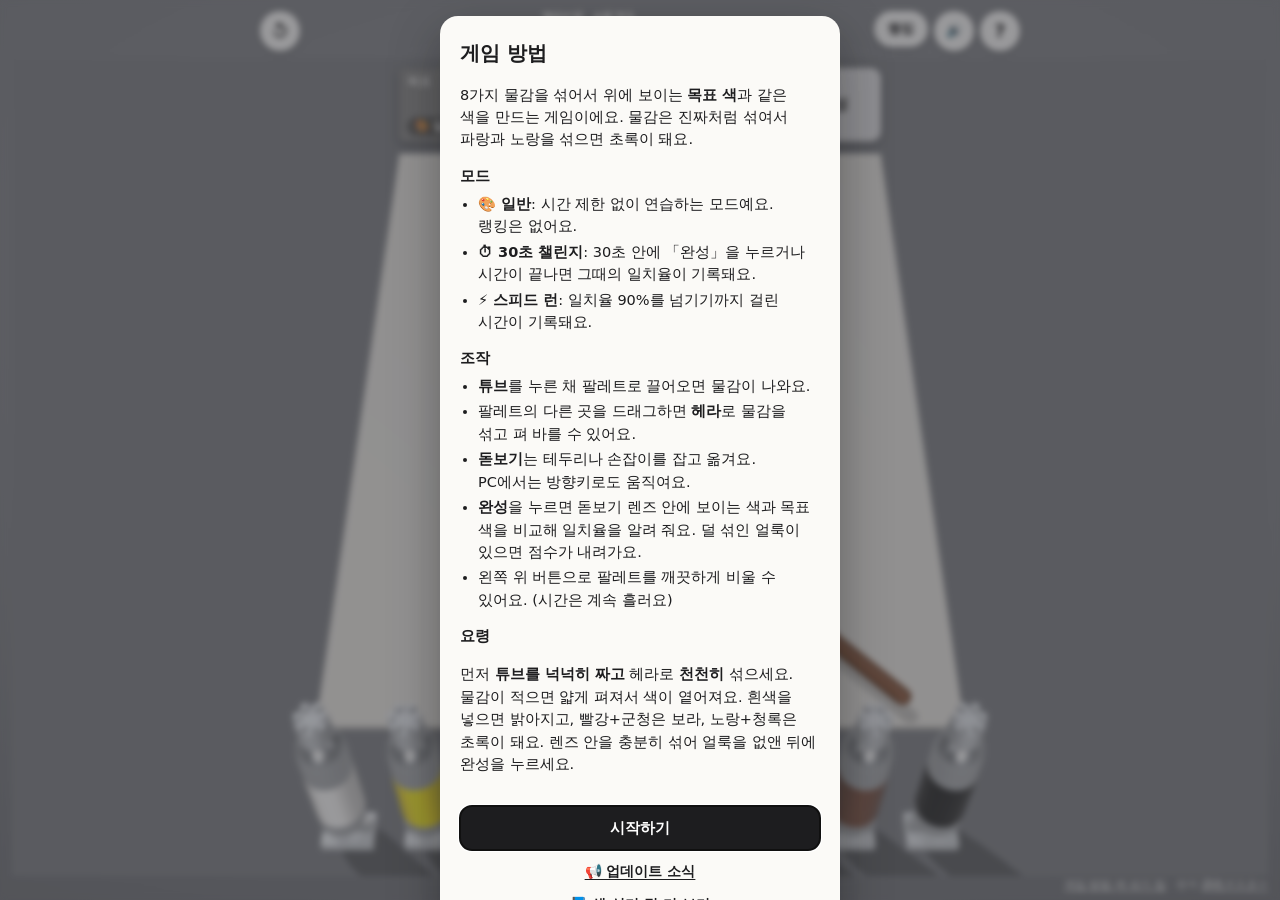
<file: index.html>
<!doctype html>
<html lang="ko">
<head>
  <meta charset="utf-8">
  <meta name="viewport" content="width=device-width, initial-scale=1, user-scalable=no, viewport-fit=cover">
  <title>절대 색감 — 물감 섞어 색 맞추기 게임 | 색감 테스트</title>
  <meta name="description" content="8가지 물감을 직접 짜고 헤라로 섞어 목표 색을 100%에 가깝게 맞추는 무료 웹 색감 테스트 게임. 설치 없이 휴대폰·PC에서 바로, 30초 챌린지와 스피드 런 랭킹까지.">
  <meta name="theme-color" content="#8d8f94">
  <meta property="og:type" content="website">
  <meta property="og:title" content="절대 색감 — 물감 조색 게임">
  <meta property="og:description" content="물감을 섞어 목표 색을 맞춰 보세요. 당신의 일치율은?">
  <meta property="og:url" content="https://saekgam.cc/">
  <meta property="og:image" content="https://saekgam.cc/og.png">
  <link rel="canonical" href="https://saekgam.cc/">
  <meta name="twitter:card" content="summary_large_image">
  <script type="application/ld+json">
  {
    "@context": "https://schema.org",
    "@type": ["VideoGame", "WebApplication"],
    "name": "절대 색감",
    "alternateName": ["절대색감", "물감 조색 게임", "색감 테스트 게임"],
    "url": "https://saekgam.cc/",
    "description": "8가지 물감을 직접 짜고 섞어 목표 색을 맞추는 무료 웹 색감 테스트 게임",
    "inLanguage": "ko",
    "genre": ["퍼즐", "색감 테스트"],
    "gamePlatform": ["웹 브라우저", "모바일", "PC"],
    "applicationCategory": "GameApplication",
    "operatingSystem": "Any",
    "image": "https://saekgam.cc/og.png",
    "offers": { "@type": "Offer", "price": "0", "priceCurrency": "KRW" }
  }
  </script>
  <link rel="icon" href="favicon.svg" type="image/svg+xml">
  <link rel="stylesheet" href="css/style.css">
  <!-- Google AdSense (사이트 확인용. 실제 광고는 결과 화면에만 넣음) -->
  <script async src="https://pagead2.googlesyndication.com/pagead/js/adsbygoogle.js?client=ca-pub-7945324970921581"
     crossorigin="anonymous"></script>
</head>
<body>
  <div id="app">
    <header class="topbar">
      <button id="clear" class="round-btn" type="button" aria-label="팔레트 비우기" title="팔레트 비우기">
        <svg viewBox="0 0 24 24" width="22" height="22" aria-hidden="true"><path d="M12 5V2L7 6l5 4V7a5 5 0 1 1-5 5H5a7 7 0 1 0 7-7z" fill="currentColor"/></svg>
      </button>
      <div class="brand">
        <h1>절대 색감</h1>
        <span id="best" class="best">최고 기록 —</span>
      </div>
      <div class="top-actions">
        <button id="rank-btn" class="pill-btn" type="button">랭킹</button>
        <button id="sound-btn" class="round-btn" type="button" aria-label="소리 끄기" title="소리 끄기">🔊</button>
        <button id="howto-btn" class="round-btn type="button" aria-label="게임 방법" title="게임 방법">?</button>
      </div>
    </header>



    <div id="stage">
    <section class="targetbar" aria-label="목표 색">
        <div id="target" class="target-card" role="img" aria-label="목표 색">
          <span class="target-label">목표</span>
          <button id="mode-chip" class="mode-chip" type="button" aria-label="모드 바꾸기"></button>
          <span id="timer" class="timer" aria-live="off"></span>
        </div>
        <button id="done" class="done-btn" type="button">완성</button>
      </section>
      <canvas id="cv" aria-label="물감 팔레트. 튜브를 팔레트로 끌어 물감을 짜고, 팔레트를 드래그해 섞습니다."></canvas>
      <div id="toast" class="toast" role="status" aria-live="polite"></div>
    </div>
    <footer class="credit">
      <a href="guide/">게임 방법·색 섞기 팁</a> · 원작 <a href="https://x282665.com/games/palette-master/" target="_blank" rel="noopener">調色マスター</a>
    </footer>
  </div>

  <!-- 결과 화면 (광고는 여기에만 노출) -->
  <div id="result" class="overlay" hidden>
    <div class="result-card" role="dialog" aria-modal="true" aria-labelledby="result-title">
      <h2 id="result-title" class="visually-hidden">결과</h2>
      <p id="result-mode" class="result-mode"></p>
      <div class="compare">
        <figure class="sw sw-target"><div class="chip" id="cmp-target"></div><figcaption>목표 <b id="hex-target"></b></figcaption></figure>
        <figure class="sw sw-mine"><div class="chip" id="cmp-mine"></div><figcaption>내 색 <b id="hex-mine"></b></figcaption></figure>
      </div>
      <p id="score" class="score" aria-live="polite">일치율 0.0%</p>
      <p id="sub" class="sub"></p>
      <p id="grade" class="grade"></p>
      <p id="recipe" class="recipe"></p>
      <form id="rank-form" class="rank-form" autocomplete="off">
        <input id="rank-name" name="name" type="text" maxlength="12" placeholder="닉네임 (게스트)" aria-label="랭킹에 올릴 닉네임" enterkeyhint="send">
        <button id="rank-submit" class="btn accent" type="submit">랭킹 등록</button>
      </form>
      <p id="rank-msg" class="rank-msg" aria-live="polite"></p>
      <div class="result-actions">
        <button id="again" class="btn ghost" type="button">모드 변경</button>
        <button id="next" class="btn primary" type="button">다시 하기</button>
        <button id="share" class="btn ghost" type="button">공유</button>
      </div>
      <button id="fb-open" class="fb-link" type="button">💬 의견·댓글 남기기</button>
      <div id="result-ad" class="ad-slot" aria-label="광고"></div>
    </div>
  </div>

  <!-- 랭킹 -->
  <div id="ranking" class="overlay" hidden>
    <div class="ranking-card" role="dialog" aria-modal="true" aria-labelledby="ranking-title">
      <div class="ranking-head">
        <h2 id="ranking-title">랭킹</h2>
        <button id="ranking-close" class="round-btn small" type="button" aria-label="닫기">✕</button>
      </div>
      <div class="tabs mode-tabs" role="tablist" aria-label="모드">
        <button class="tab" role="tab" data-mode="sec30" aria-selected="true">⏱ 30초 챌린지</button>
        <button class="tab" role="tab" data-mode="speed" aria-selected="false">⚡ 스피드 런</button>
      </div>
      <div class="tabs period-tabs" role="tablist" aria-label="기간">
        <button class="tab" role="tab" data-period="today" aria-selected="true">오늘</button>
        <button class="tab" role="tab" data-period="all" aria-selected="false">전체</button>
      </div>
      <p id="ranking-rule" class="ranking-rule"></p>
      <ol id="ranking-list" class="ranking-list"></ol>
      <p class="ranking-note">닉네임별 최고 기록 · 매일 0시(한국 시간)에 오늘 랭킹이 새로 시작돼요</p>
    </div>
  </div>

  <!-- 의견·댓글 -->
  <div id="feedback" class="overlay" hidden>
    <div class="fb-card" role="dialog" aria-modal="true" aria-labelledby="fb-title">
      <div class="ranking-head">
        <h2 id="fb-title">의견·댓글 <small id="fb-count" class="fb-count"></small></h2>
        <button id="fb-close" class="round-btn small" type="button" aria-label="닫기">✕</button>
      </div>
      <form id="fb-form" class="fb-form" autocomplete="off">
        <textarea id="fb-body" maxlength="300" rows="3" placeholder="재밌었던 점, 어려웠던 점, 바라는 점을 자유롭게 남겨 주세요 (링크는 안 돼요)" aria-label="댓글 내용"></textarea>
        <div class="fb-row">
          <input id="fb-name" type="text" maxlength="12" placeholder="닉네임 (비우면 게스트)" aria-label="닉네임">
          <span id="fb-len" class="fb-len">0/300</span>
          <button id="fb-submit" class="btn primary" type="submit">남기기</button>
        </div>
        <p id="fb-msg" class="rank-msg" aria-live="polite"></p>
      </form>
      <ol id="fb-list" class="fb-list"></ol>
      <p class="ranking-note">남긴 글은 다른 사람에게도 보여요. 욕설·광고는 지워질 수 있어요.</p>
    </div>
  </div>

  <!-- 모드 선택 -->
  <div id="modes" class="overlay" hidden>
    <div class="modes-card" role="dialog" aria-modal="true" aria-labelledby="modes-title">
      <h2 id="modes-title">모드 선택</h2>
      <button class="mode-card" type="button" data-mode="normal">
        <span class="mode-icon">🎨</span>
        <span class="mode-text"><b>일반</b><small>시간 제한 없이 천천히. 몇 번이든 「완성」을 눌러 보고 계속 섞을 수 있어요. (랭킹 없음)</small></span>
      </button>
      <button class="mode-card" type="button" data-mode="sec30">
        <span class="mode-icon">⏱</span>
        <span class="mode-text"><b>30초 챌린지</b><small>30초 안에 최대한 비슷하게! 「완성」을 누르거나 시간이 끝난 순간의 일치율로 겨뤄요.</small></span>
      </button>
      <button class="mode-card" type="button" data-mode="speed">
        <span class="mode-icon">⚡</span>
        <span class="mode-text"><b>스피드 런</b><small>일치율 90%를 넘길 때까지 걸린 시간으로 겨뤄요. 못 넘기면 계속 섞어서 다시 「완성」!</small></span>
      </button>
      <p class="modes-note">30초 챌린지·스피드 런은 고르는 순간 시간이 흘러요.</p>
    </div>
  </div>

  <!-- 게임 방법 -->
  <div id="news" class="overlay" hidden>
    <div class="howto-card" role="dialog" aria-modal="true" aria-labelledby="news-title">
      <h2 id="news-title">📢 업데이트 소식</h2>
      <p class="news-date">2026년 11월 19일</p>
      <h3>🖌 헤라가 훨씬 편해졌어요</h3>
      <ul>
        <li>한 번 슥 그으면 물감이 납작하게 펴지면서 색이 <b>그라데이션</b>으로 이어져요.</li>
        <li>비빌수록 물감이 지워지거나 가시처럼 뻗던 자국이 없어졌어요.</li>
        <li>왕복 2~3번이면 고르게 섞여요.</li>
      </ul>
      <h3>🎨 물감</h3>
      <ul>
        <li>빨강이 주황빛에서 <b>진짜 빨강</b>으로 바뀌었어요. 군청과 섞으면 보라가 돼요.</li>
        <li>군청·검정·청록·자홍·갈색이 덜 진해져서 조금씩 넣으며 맞추기 쉬워졌어요.</li>
        <li>튜브를 짜면 처음부터 넉넉하게 나와요.</li>
        <li>물감 가장자리가 계단처럼 깨지지 않고 매끈해졌어요.</li>
      </ul>
      <h3>📤 공유</h3>
      <ul>
        <li>공유할 때 <b>목표 색과 내 색, 일치율</b>이 담긴 결과 카드 이미지가 같이 나가요.</li>
      </ul>
      <h3>🛠 그 밖에</h3>
      <ul>
        <li>안내 문구가 목표 색·완성 버튼에 가려지던 문제를 고쳤어요.</li>
      </ul>
      <button id="news-close" class="btn primary" type="button">확인</button>
    </div>
  </div>
  <div id="howto" class="overlay" hidden>
    <div class="howto-card" role="dialog" aria-modal="true" aria-labelledby="howto-title">
      <h2 id="howto-title">게임 방법</h2>
      <p>8가지 물감을 섞어서 위에 보이는 <b>목표 색</b>과 같은 색을 만드는 게임이에요. 물감은 진짜처럼 섞여서 파랑과 노랑을 섞으면 초록이 돼요.</p>
      <h3>모드</h3>
      <ul>
        <li><b>🎨 일반</b>: 시간 제한 없이 연습하는 모드예요. 랭킹은 없어요.</li>
        <li><b>⏱ 30초 챌린지</b>: 30초 안에 「완성」을 누르거나 시간이 끝나면 그때의 일치율이 기록돼요.</li>
        <li><b>⚡ 스피드 런</b>: 일치율 90%를 넘기기까지 걸린 시간이 기록돼요.</li>
      </ul>
      <h3>조작</h3>
      <ul>
        <li><b>튜브</b>를 누른 채 팔레트로 끌어오면 물감이 나와요.</li>
        <li>팔레트의 다른 곳을 드래그하면 <b>헤라</b>로 물감을 섞고 펴 바를 수 있어요.</li>
        <li><b>돋보기</b>는 테두리나 손잡이를 잡고 옮겨요. PC에서는 방향키로도 움직여요.</li>
        <li><b>완성</b>을 누르면 돋보기 렌즈 안에 보이는 색과 목표 색을 비교해 일치율을 알려 줘요. 덜 섞인 얼룩이 있으면 점수가 내려가요.</li>
        <li>왼쪽 위 버튼으로 팔레트를 깨끗하게 비울 수 있어요. (시간은 계속 흘러요)</li>
      </ul>
      <h3>요령</h3>
      <p>먼저 <b>튜브를 넉넉히 짜고</b> 헤라로 <b>천천히</b> 섞으세요. 물감이 적으면 얇게 펴져서 색이 옅어져요. 흰색을 넣으면 밝아지고, 빨강+군청은 보라, 노랑+청록은 초록이 돼요. 렌즈 안을 충분히 섞어 얼룩을 없앤 뒤에 완성을 누르세요.</p>
      <button id="howto-close" class="btn primary" type="button">시작하기</button>
      <button id="news-open" class="fb-link" type="button">📢 업데이트 소식</button>
      <a class="fb-link guide-link" href="guide/">📘 색 섞기 팁 더 보기</a>
    </div>
  </div>

  <script src="ads-config.js"></script>
  <script src="js/color.js"></script>
  <script src="js/sound.js"></script>
  <script src="js/ads.js"></script>
  <script src="js/ranking.js"></script>
  <script src="js/feedback.js"></script>
  <script type="importmap">{ "imports": { "three": "./vendor/three/three.module.min.js" } }</script>
  <script type="module" src="js/game.js"></script>
</body>
</html>
</file>
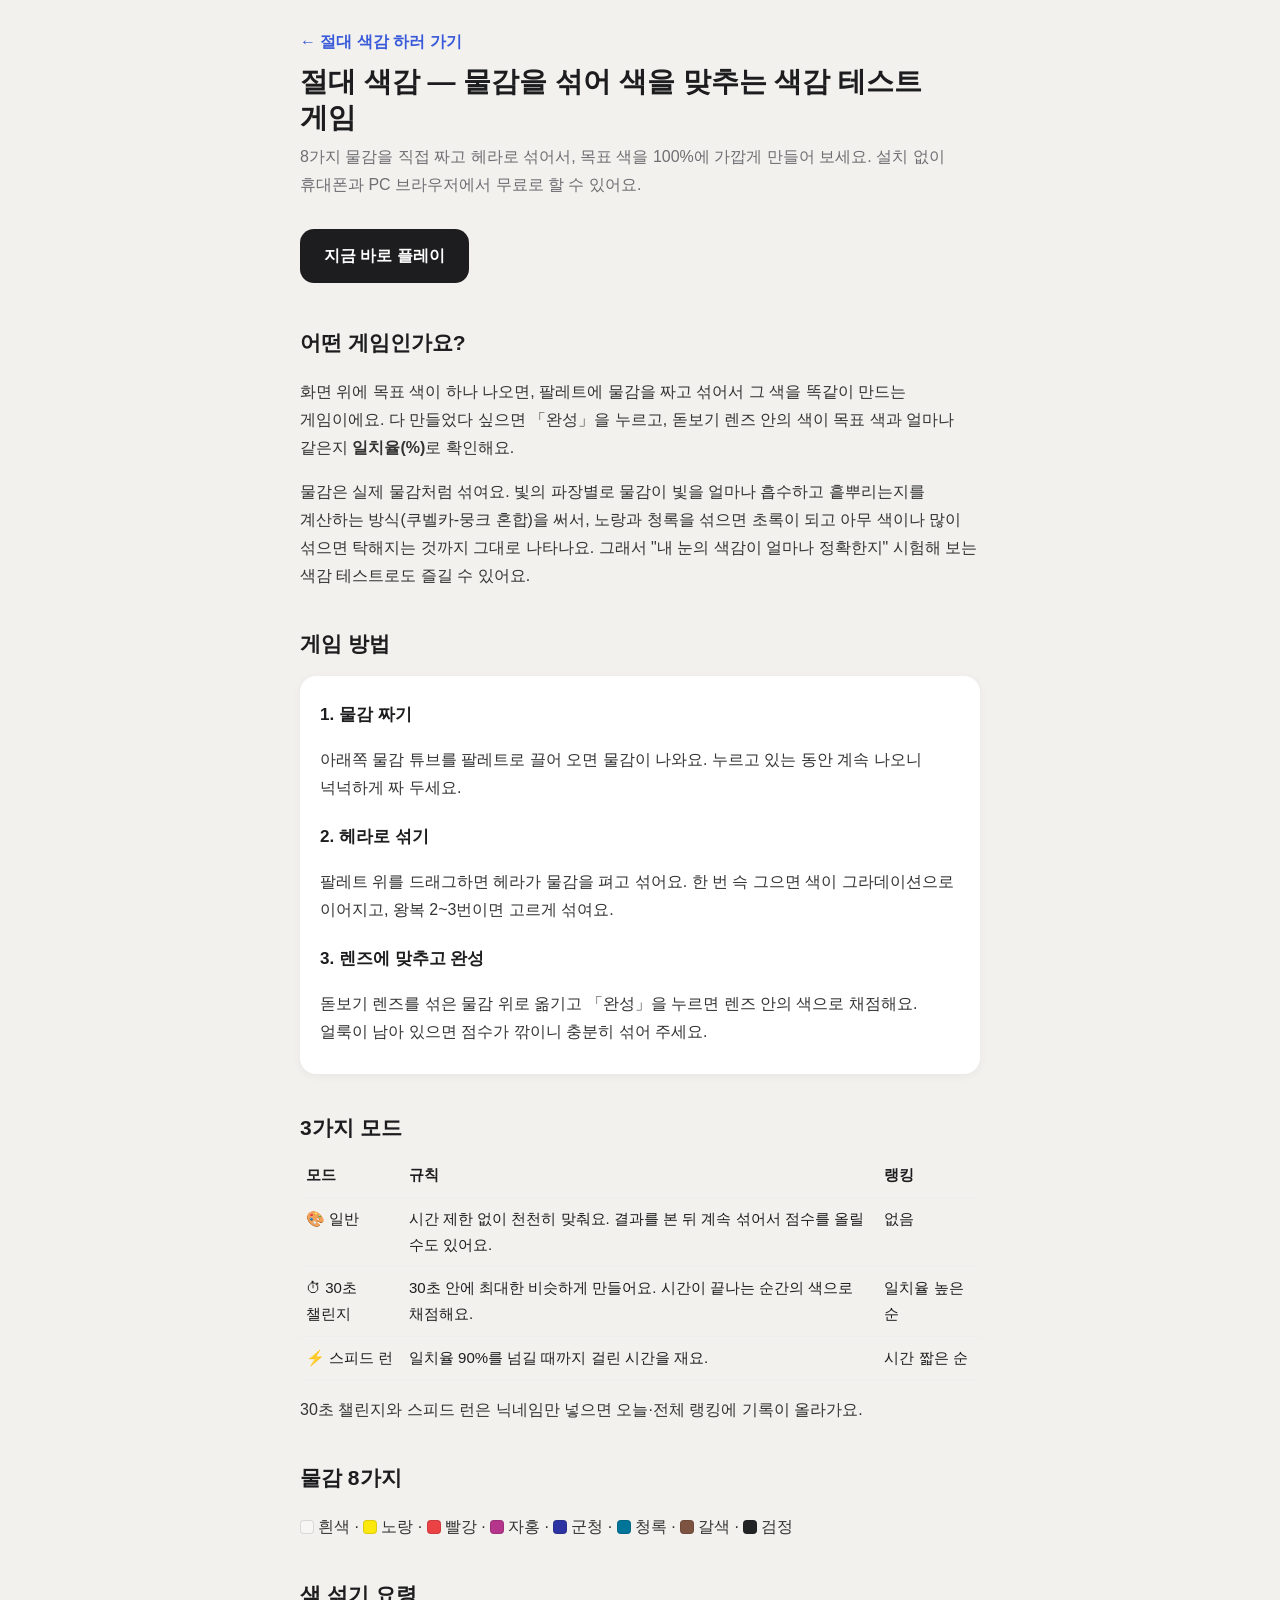
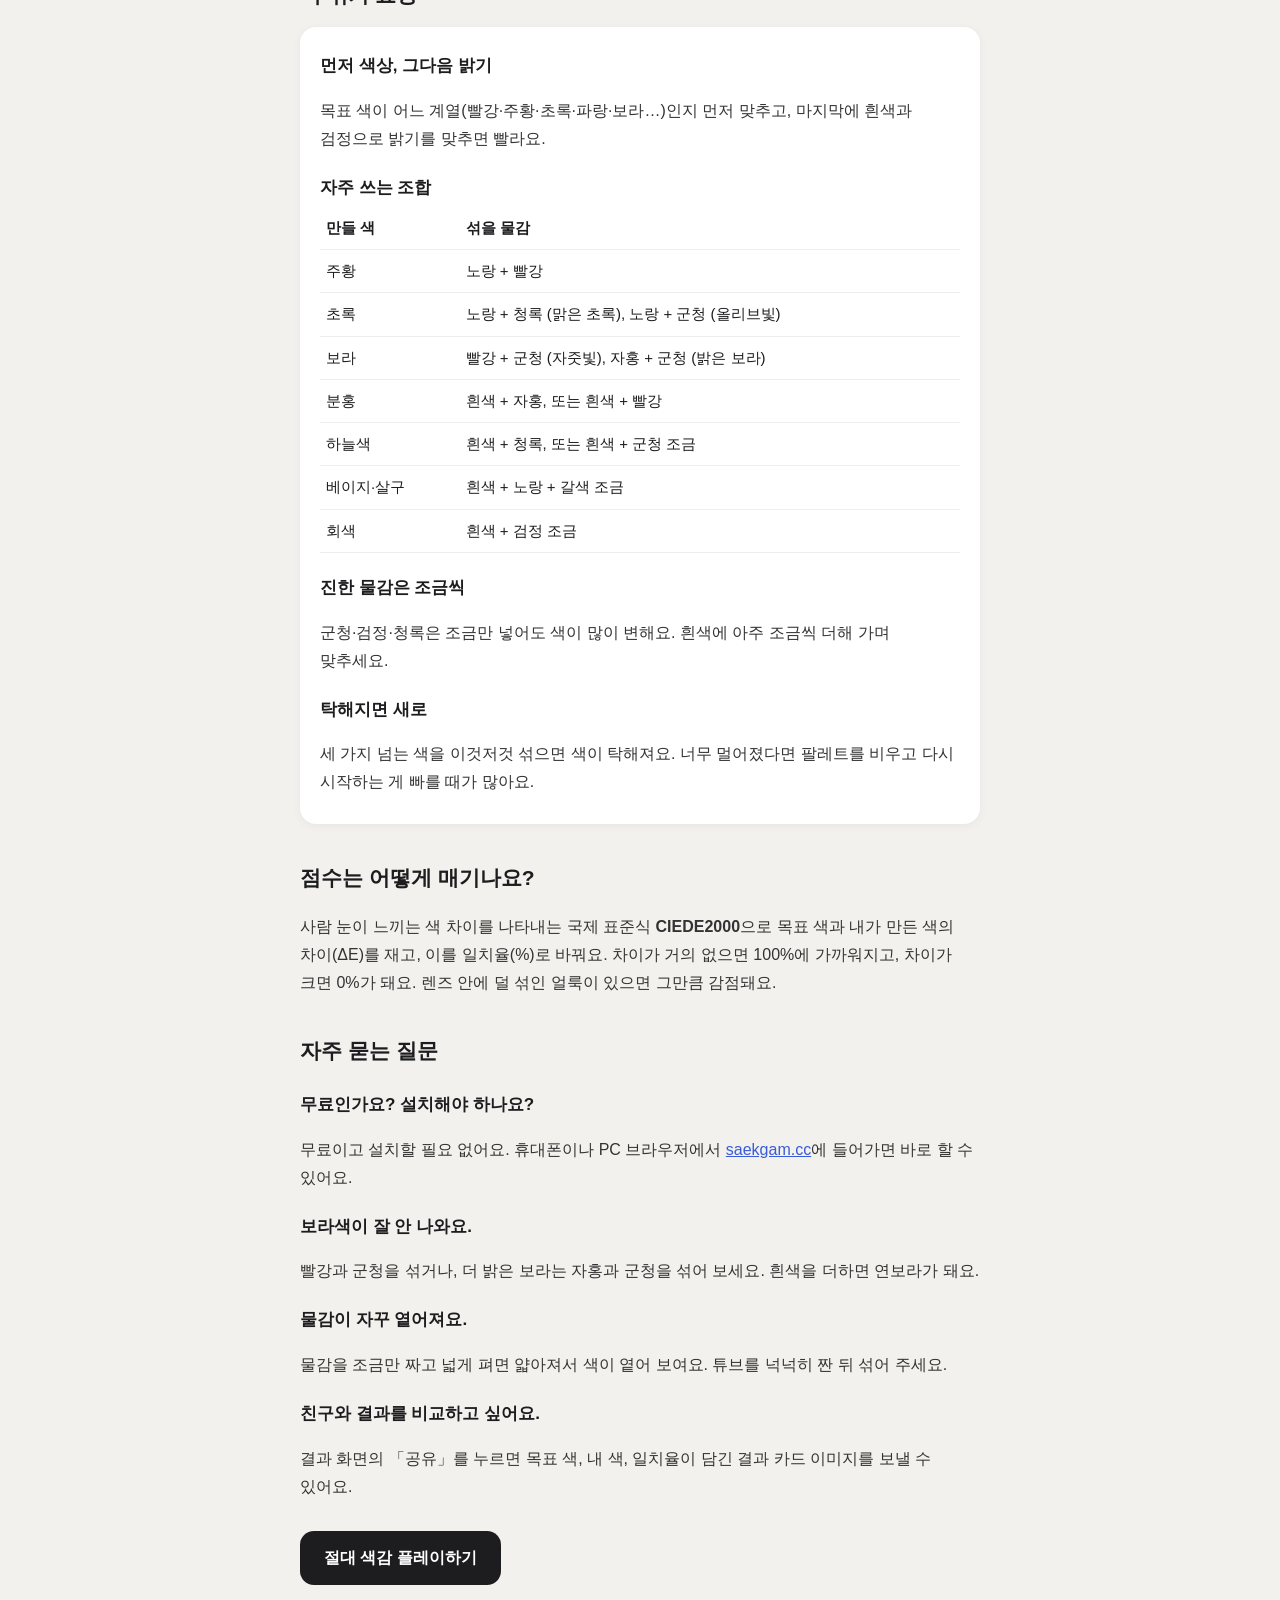
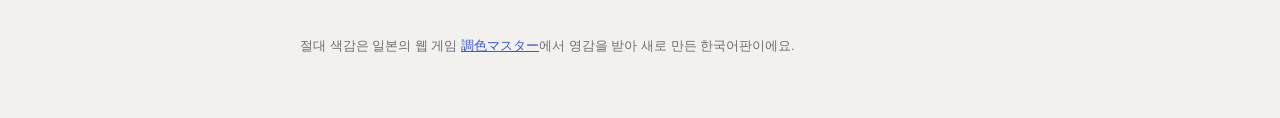
<file: guide/index.html>
<!doctype html>
<html lang="ko">
<head>
  <meta charset="utf-8">
  <meta name="viewport" content="width=device-width, initial-scale=1, viewport-fit=cover">
  <title>절대 색감 게임 방법과 색 섞기 팁 — 물감 조색 색감 테스트</title>
  <meta name="description" content="절대 색감은 8가지 물감을 직접 짜고 섞어 목표 색을 맞추는 무료 웹 색감 테스트 게임입니다. 게임 방법, 3가지 모드, 물감 섞는 요령, 점수 계산 방식을 정리했어요.">
  <meta name="theme-color" content="#8d8f94">
  <link rel="canonical" href="https://saekgam.cc/guide/">
  <meta property="og:type" content="article">
  <meta property="og:title" content="절대 색감 게임 방법과 색 섞기 팁">
  <meta property="og:description" content="물감을 섞어 목표 색을 맞추는 색감 테스트 게임. 게임 방법과 색 섞기 요령.">
  <meta property="og:url" content="https://saekgam.cc/guide/">
  <meta property="og:image" content="https://saekgam.cc/og.png">
  <link rel="icon" href="../favicon.svg" type="image/svg+xml">
  <script type="application/ld+json">
  {
    "@context": "https://schema.org",
    "@type": "FAQPage",
    "mainEntity": [
      { "@type": "Question", "name": "절대 색감은 어떤 게임인가요?",
        "acceptedAnswer": { "@type": "Answer", "text": "화면 위에 나온 목표 색을 8가지 물감을 섞어서 똑같이 만드는 웹 게임입니다. 설치 없이 휴대폰과 PC 브라우저에서 무료로 할 수 있고, 만든 색이 목표 색과 얼마나 같은지 일치율(%)로 알려 줍니다." } },
      { "@type": "Question", "name": "일치율은 어떻게 계산하나요?",
        "acceptedAnswer": { "@type": "Answer", "text": "사람 눈이 느끼는 색 차이를 나타내는 국제 표준식 CIEDE2000으로 두 색의 차이를 재서 백분율로 바꿉니다. 렌즈 안에 덜 섞인 얼룩이 남아 있으면 점수가 깎입니다." } },
      { "@type": "Question", "name": "보라색은 어떻게 만드나요?",
        "acceptedAnswer": { "@type": "Answer", "text": "빨강과 군청을 섞으면 자줏빛 보라, 자홍과 군청을 섞으면 밝은 보라가 됩니다. 흰색을 더하면 연보라가 됩니다." } },
      { "@type": "Question", "name": "초록색은 어떻게 만드나요?",
        "acceptedAnswer": { "@type": "Answer", "text": "노랑과 청록을 섞으면 맑은 초록, 노랑과 군청을 섞으면 올리브빛 초록이 됩니다." } }
    ]
  }
  </script>
  <style>
    :root { --ink: #1d1d1f; --muted: #6e6e73; --bg: #f2f1ee; --card: #fff; --accent: #3a5bd9; }
    * { box-sizing: border-box; }
    body { margin: 0; background: var(--bg); color: var(--ink); font: 16px/1.75 -apple-system, BlinkMacSystemFont, "Apple SD Gothic Neo", "Noto Sans KR", "Malgun Gothic", sans-serif; word-break: keep-all; }
    main { max-width: 720px; margin: 0 auto; padding: 28px 20px 60px; }
    h1 { font-size: 28px; line-height: 1.3; margin: 8px 0 6px; }
    h2 { font-size: 21px; margin: 36px 0 8px; }
    h3 { font-size: 17px; margin: 20px 0 4px; }
    p, li { color: #333; }
    .lead { color: var(--muted); margin-top: 0; }
    .play { display: inline-block; margin: 14px 0 6px; padding: 13px 24px; border-radius: 14px; background: var(--ink); color: #fff; font-weight: 800; text-decoration: none; }
    .card { background: var(--card); border-radius: 16px; padding: 4px 20px 12px; margin: 14px 0; box-shadow: 0 2px 10px rgba(0,0,0,.05); }
    table { width: 100%; border-collapse: collapse; font-size: 15px; }
    th, td { text-align: left; padding: 8px 6px; border-bottom: 1px solid #eee; vertical-align: top; }
    .sw { display: inline-block; width: 14px; height: 14px; border-radius: 4px; vertical-align: -2px; margin-right: 4px; box-shadow: inset 0 0 0 1px rgba(0,0,0,.12); }
    footer { margin-top: 44px; font-size: 13px; color: var(--muted); }
    a { color: var(--accent); }
    nav a { font-weight: 700; text-decoration: none; }
  </style>
</head>
<body>
<main>
  <nav><a href="../">← 절대 색감 하러 가기</a></nav>
  <h1>절대 색감 — 물감을 섞어 색을 맞추는 색감 테스트 게임</h1>
  <p class="lead">8가지 물감을 직접 짜고 헤라로 섞어서, 목표 색을 100%에 가깝게 만들어 보세요. 설치 없이 휴대폰과 PC 브라우저에서 무료로 할 수 있어요.</p>
  <a class="play" href="../">지금 바로 플레이</a>

  <h2>어떤 게임인가요?</h2>
  <p>화면 위에 목표 색이 하나 나오면, 팔레트에 물감을 짜고 섞어서 그 색을 똑같이 만드는 게임이에요. 다 만들었다 싶으면 「완성」을 누르고, 돋보기 렌즈 안의 색이 목표 색과 얼마나 같은지 <b>일치율(%)</b>로 확인해요.</p>
  <p>물감은 실제 물감처럼 섞여요. 빛의 파장별로 물감이 빛을 얼마나 흡수하고 흩뿌리는지를 계산하는 방식(쿠벨카-뭉크 혼합)을 써서, 노랑과 청록을 섞으면 초록이 되고 아무 색이나 많이 섞으면 탁해지는 것까지 그대로 나타나요. 그래서 "내 눈의 색감이 얼마나 정확한지" 시험해 보는 색감 테스트로도 즐길 수 있어요.</p>

  <h2>게임 방법</h2>
  <div class="card">
    <h3>1. 물감 짜기</h3>
    <p>아래쪽 물감 튜브를 팔레트로 끌어 오면 물감이 나와요. 누르고 있는 동안 계속 나오니 넉넉하게 짜 두세요.</p>
    <h3>2. 헤라로 섞기</h3>
    <p>팔레트 위를 드래그하면 헤라가 물감을 펴고 섞어요. 한 번 슥 그으면 색이 그라데이션으로 이어지고, 왕복 2~3번이면 고르게 섞여요.</p>
    <h3>3. 렌즈에 맞추고 완성</h3>
    <p>돋보기 렌즈를 섞은 물감 위로 옮기고 「완성」을 누르면 렌즈 안의 색으로 채점해요. 얼룩이 남아 있으면 점수가 깎이니 충분히 섞어 주세요.</p>
  </div>

  <h2>3가지 모드</h2>
  <table>
    <tr><th>모드</th><th>규칙</th><th>랭킹</th></tr>
    <tr><td>🎨 일반</td><td>시간 제한 없이 천천히 맞춰요. 결과를 본 뒤 계속 섞어서 점수를 올릴 수도 있어요.</td><td>없음</td></tr>
    <tr><td>⏱ 30초 챌린지</td><td>30초 안에 최대한 비슷하게 만들어요. 시간이 끝나는 순간의 색으로 채점해요.</td><td>일치율 높은 순</td></tr>
    <tr><td>⚡ 스피드 런</td><td>일치율 90%를 넘길 때까지 걸린 시간을 재요.</td><td>시간 짧은 순</td></tr>
  </table>
  <p>30초 챌린지와 스피드 런은 닉네임만 넣으면 오늘·전체 랭킹에 기록이 올라가요.</p>

  <h2>물감 8가지</h2>
  <p>
    <span class="sw" style="background:#f7f6f5"></span>흰색 ·
    <span class="sw" style="background:#fce80d"></span>노랑 ·
    <span class="sw" style="background:#ea4245"></span>빨강 ·
    <span class="sw" style="background:#b5358c"></span>자홍 ·
    <span class="sw" style="background:#2e33a2"></span>군청 ·
    <span class="sw" style="background:#00759a"></span>청록 ·
    <span class="sw" style="background:#7d5341"></span>갈색 ·
    <span class="sw" style="background:#222324"></span>검정
  </p>

  <h2>색 섞기 요령</h2>
  <div class="card">
    <h3>먼저 색상, 그다음 밝기</h3>
    <p>목표 색이 어느 계열(빨강·주황·초록·파랑·보라…)인지 먼저 맞추고, 마지막에 흰색과 검정으로 밝기를 맞추면 빨라요.</p>
    <h3>자주 쓰는 조합</h3>
    <table>
      <tr><th>만들 색</th><th>섞을 물감</th></tr>
      <tr><td>주황</td><td>노랑 + 빨강</td></tr>
      <tr><td>초록</td><td>노랑 + 청록 (맑은 초록), 노랑 + 군청 (올리브빛)</td></tr>
      <tr><td>보라</td><td>빨강 + 군청 (자줏빛), 자홍 + 군청 (밝은 보라)</td></tr>
      <tr><td>분홍</td><td>흰색 + 자홍, 또는 흰색 + 빨강</td></tr>
      <tr><td>하늘색</td><td>흰색 + 청록, 또는 흰색 + 군청 조금</td></tr>
      <tr><td>베이지·살구</td><td>흰색 + 노랑 + 갈색 조금</td></tr>
      <tr><td>회색</td><td>흰색 + 검정 조금</td></tr>
    </table>
    <h3>진한 물감은 조금씩</h3>
    <p>군청·검정·청록은 조금만 넣어도 색이 많이 변해요. 흰색에 아주 조금씩 더해 가며 맞추세요.</p>
    <h3>탁해지면 새로</h3>
    <p>세 가지 넘는 색을 이것저것 섞으면 색이 탁해져요. 너무 멀어졌다면 팔레트를 비우고 다시 시작하는 게 빠를 때가 많아요.</p>
  </div>

  <h2>점수는 어떻게 매기나요?</h2>
  <p>사람 눈이 느끼는 색 차이를 나타내는 국제 표준식 <b>CIEDE2000</b>으로 목표 색과 내가 만든 색의 차이(ΔE)를 재고, 이를 일치율(%)로 바꿔요. 차이가 거의 없으면 100%에 가까워지고, 차이가 크면 0%가 돼요. 렌즈 안에 덜 섞인 얼룩이 있으면 그만큼 감점돼요.</p>

  <h2>자주 묻는 질문</h2>
  <h3>무료인가요? 설치해야 하나요?</h3>
  <p>무료이고 설치할 필요 없어요. 휴대폰이나 PC 브라우저에서 <a href="../">saekgam.cc</a>에 들어가면 바로 할 수 있어요.</p>
  <h3>보라색이 잘 안 나와요.</h3>
  <p>빨강과 군청을 섞거나, 더 밝은 보라는 자홍과 군청을 섞어 보세요. 흰색을 더하면 연보라가 돼요.</p>
  <h3>물감이 자꾸 옅어져요.</h3>
  <p>물감을 조금만 짜고 넓게 펴면 얇아져서 색이 옅어 보여요. 튜브를 넉넉히 짠 뒤 섞어 주세요.</p>
  <h3>친구와 결과를 비교하고 싶어요.</h3>
  <p>결과 화면의 「공유」를 누르면 목표 색, 내 색, 일치율이 담긴 결과 카드 이미지를 보낼 수 있어요.</p>

  <a class="play" href="../">절대 색감 플레이하기</a>

  <footer>
    절대 색감은 일본의 웹 게임 <a href="https://x282665.com/games/palette-master/" target="_blank" rel="noopener">調色マスター</a>에서 영감을 받아 새로 만든 한국어판이에요.
  </footer>
</main>
</body>
</html>
</file>
<file: css/style.css>
:root {
  --bg: #8d8f94;
  --bg-deep: #7c7e83;
  --ink: #1d1d1f;
  --paper: #f3f2ee;
  --card: #fbfaf7;
  --accent: #e8573a;
  --muted: #6b6b70;
  --palette-w: 360px;
  --font: "Pretendard", "Apple SD Gothic Neo", "Noto Sans KR", "Malgun Gothic", system-ui, sans-serif;
}

* { box-sizing: border-box; }
html, body { margin: 0; height: 100%; }
body {
  font-family: var(--font);
  color: var(--ink);
  background: radial-gradient(120% 90% at 50% 30%, #9a9ca1 0%, var(--bg) 55%, var(--bg-deep) 100%);
  overflow: hidden;
  overscroll-behavior: none;
  -webkit-user-select: none;
  user-select: none;
  -webkit-tap-highlight-color: transparent;
}
button { font-family: inherit; cursor: pointer; }
.visually-hidden { position: absolute; width: 1px; height: 1px; overflow: hidden; clip: rect(0 0 0 0); white-space: nowrap; }

#app {
  height: 100dvh;
  display: flex;
  flex-direction: column;
  align-items: center;
  padding: max(10px, env(safe-area-inset-top)) 12px max(8px, env(safe-area-inset-bottom));
}

/* 상단 바 */
.topbar {
  width: 100%;
  max-width: 760px;
  display: flex;
  align-items: center;
  justify-content: space-between;
  gap: 8px;
}
.brand { text-align: center; line-height: 1.1; }
.brand h1 { margin: 0; font-size: 19px; letter-spacing: -0.02em; color: #fff; text-shadow: 0 1px 2px rgba(0,0,0,.25); }
.best { font-size: 12px; color: rgba(255,255,255,.85); }
.round-btn {
  width: 40px; height: 40px; border-radius: 50%; border: 0;
  background: #fff; color: var(--ink);
  display: grid; place-items: center;
  box-shadow: 0 2px 6px rgba(0,0,0,.18);
}
.pill-btn {
  height: 36px; padding: 0 14px; border-radius: 18px; border: 0;
  background: #fff; color: var(--ink); font-weight: 700; font-size: 13px;
  box-shadow: 0 2px 6px rgba(0,0,0,.18);
}
.round-btn:active, .pill-btn:active { transform: scale(.96); }

/* 목표 색 + 완성 */
.targetbar {
  position: absolute; z-index: 2;
  left: var(--bar-left, 50%); top: var(--bar-top, 0px);
  width: var(--palette-w);
  display: flex;
  gap: 10px;
}
.target-card {
  position: relative;
  flex: 1;
  height: 100%;
  border-radius: 6px;
  background: #999;
  box-shadow: 0 3px 8px rgba(0,0,0,.25), inset 0 0 0 1px rgba(0,0,0,.06);
  transition: background-color .35s ease;
}
.target-label {
  position: absolute; left: 8px; top: 6px;
  font-size: 12px; font-weight: 800; color: #fff;
  text-shadow: 0 1px 2px rgba(0,0,0,.35);
}
.target-card.light .target-label { color: rgba(0,0,0,.72); text-shadow: none; }
.done-btn {
  width: clamp(64px, 22%, 96px);
  border: 0; border-radius: 10px;
  background: #e9e9ec; color: #333;
  font-size: 15px; font-weight: 800;
  box-shadow: 0 3px 8px rgba(0,0,0,.22), inset 0 -3px 0 rgba(0,0,0,.08);
}
.done-btn:active { transform: translateY(1px); box-shadow: 0 1px 4px rgba(0,0,0,.2); }

/* 팔레트 캔버스 */
#stage { position: relative; flex: 1; width: 100%; min-height: 0; margin-top: 6px; }
#cv { position: absolute; inset: 0; width: 100%; height: 100%; touch-action: none; display: block; }
#cv:focus { outline: none; }

.toast {
  /* 목표 색·완성 버튼에 가리지 않게 팔레트 윗변 바로 아래, 그 위 층에 띄운다 */
  position: absolute; z-index: 5; left: 50%; top: var(--toast-top, 14px); transform: translate(-50%, -8px);
  max-width: min(92%, 420px);
  background: rgba(20,20,22,.88); color: #fff;
  padding: 10px 14px; border-radius: 10px; font-size: 14px; line-height: 1.4; text-align: center;
  opacity: 0; pointer-events: none; transition: opacity .2s, transform .2s;
}
.toast.show { opacity: 1; transform: translate(-50%, 0); }

/* 오버레이 공통 */
.overlay {
  position: fixed; inset: 0; z-index: 10;
  display: grid; place-items: center;
  grid-template-columns: minmax(0, 1fr);   /* 카드가 화면보다 넓어지지 않게 */
  background: rgba(30,30,34,.45);
  backdrop-filter: blur(3px);
  padding: 16px;
  overflow-y: auto;
}
.overlay[hidden] { display: none; }

/* 결과 */
.result-card, .howto-card {
  width: min(100%, 400px);
  background: var(--card);
  border-radius: 18px;
  padding: 22px 20px 18px;
  box-shadow: 0 18px 50px rgba(0,0,0,.35);
  text-align: center;
}
.compare { display: flex; justify-content: center; gap: 0; margin: 4px 0 6px; }
.sw { margin: 0; display: flex; flex-direction: column; align-items: center; gap: 6px; font-size: 12px; color: var(--muted); }
.sw b { display: block; font-family: ui-monospace, SFMono-Regular, Menlo, monospace; font-weight: 600; color: var(--ink); }
.chip { width: 118px; height: 118px; box-shadow: 0 4px 12px rgba(0,0,0,.2); }
.sw-target .chip { border-radius: 12px 0 0 12px; }
.sw-mine .chip { border-radius: 0 12px 12px 0; }
.result-card .sw-target { transform: translateX(-40px); opacity: 0; }
.result-card .sw-mine { transform: translateX(40px); opacity: 0; }
.result-card.show .sw { transform: none; opacity: 1; transition: transform .5s cubic-bezier(.2,.8,.2,1), opacity .4s; }
.score { margin: 10px 0 2px; font-size: 34px; font-weight: 900; letter-spacing: -0.02em; font-variant-numeric: tabular-nums; }
.grade { margin: 0; min-height: 22px; font-size: 16px; font-weight: 700; color: var(--accent); }
.grade .new { display: inline-block; margin-left: 6px; padding: 1px 7px; border-radius: 9px; background: var(--accent); color: #fff; font-size: 12px; vertical-align: 2px; }
.recipe { margin: 8px 0 0; min-height: 18px; font-size: 13px; color: var(--muted); opacity: 0; transition: opacity .3s; }
.result-card.done .recipe { opacity: 1; }
.result-actions { display: flex; gap: 8px; justify-content: center; margin-top: 16px; }
.btn {
  height: 44px; padding: 0 16px; border-radius: 12px; border: 0;
  font-size: 15px; font-weight: 800;
}
.btn.primary { background: var(--ink); color: #fff; }
.btn.ghost { background: #ececef; color: var(--ink); }
.btn:active { transform: scale(.97); }

/* 광고 영역: 결과 화면 전용 */
.ad-slot { margin-top: 16px; min-height: 0; display: flex; justify-content: center; }
.ad-slot:empty { display: none; }
.ad-slot .ad-placeholder {
  width: 100%; height: 100px; border: 1.5px dashed #c9c9cf; border-radius: 10px;
  display: grid; place-items: center; color: #9a9aa2; font-size: 12px;
}
.ad-slot ins { display: block; width: 100%; }

/* 게임 방법 */
.howto-card { text-align: left; line-height: 1.55; font-size: 14.5px; word-break: keep-all; }
.howto-card h2 { margin: 0 0 8px; font-size: 20px; }
.howto-card h3 { margin: 14px 0 4px; font-size: 15px; }
.howto-card ul { margin: 0; padding-left: 18px; }
.howto-card li { margin: 3px 0; }
.howto-card .btn { width: 100%; margin-top: 16px; }
#news { z-index: 11; }
#news .howto-card { max-height: 86vh; overflow-y: auto; }
.news-date { margin: -4px 0 6px; color: #888; font-size: 13px; }
#howto .fb-link { display: block; margin: 10px auto 0; text-align: center; }

@media (min-width: 900px) {
  .brand h1 { font-size: 22px; }
}
@media (prefers-reduced-motion: reduce) {
  * { transition: none !important; }
}

/* 상단 버튼 묶음 */
.top-actions { display: flex; gap: 6px; }
.round-btn.small { width: 34px; height: 34px; font-size: 15px; box-shadow: none; background: #ececef; }

/* 결과 화면: 랭킹 등록 */
.rank-form { display: flex; gap: 8px; margin: 14px 0 0; }
.rank-form[hidden] { display: none; }
.rank-form input {
  flex: 1; min-width: 0; height: 44px; padding: 0 12px;
  border: 1.5px solid #d9d9de; border-radius: 12px; background: #fff;
  font: inherit; font-size: 16px; color: var(--ink);
  -webkit-user-select: text; user-select: text;
}
.rank-form input:focus { outline: none; border-color: var(--ink); }
.rank-form input:disabled { background: #f3f3f5; color: var(--muted); }
.btn.accent { background: var(--accent); color: #fff; white-space: nowrap; }
.btn:disabled { opacity: .55; cursor: default; }
.rank-msg { margin: 6px 0 0; min-height: 20px; font-size: 13.5px; color: var(--muted); }
.rank-msg.ok { color: #1f7a45; font-weight: 700; }
.rank-msg.err { color: #c43d27; }
.link-btn { border: 0; background: none; padding: 0; color: var(--ink); font: inherit; font-weight: 700; text-decoration: underline; cursor: pointer; }

/* 랭킹 창 */
.ranking-card {
  width: min(100%, 420px); max-height: min(86dvh, 640px);
  display: flex; flex-direction: column;
  background: var(--card); border-radius: 18px; padding: 18px 16px 14px;
  box-shadow: 0 18px 50px rgba(0,0,0,.35);
}
.ranking-head { display: flex; align-items: center; justify-content: space-between; }
.ranking-head h2 { margin: 0; font-size: 20px; }
.tabs { display: flex; gap: 6px; margin: 12px 0 8px; background: #ececef; padding: 4px; border-radius: 12px; }
.tab { flex: 1; height: 34px; border: 0; border-radius: 9px; background: transparent; font: inherit; font-weight: 700; color: var(--muted); }
.tab[aria-selected="true"] { background: #fff; color: var(--ink); box-shadow: 0 1px 3px rgba(0,0,0,.12); }
.ranking-list { list-style: none; margin: 0; padding: 0; overflow-y: auto; flex: 1; min-height: 120px; }
.ranking-list li { display: grid; grid-template-columns: 32px 34px 1fr auto; align-items: center; gap: 8px; padding: 9px 6px; border-bottom: 1px solid #eee; font-size: 15px; }
.ranking-list li.me { background: #fff3ef; border-radius: 8px; }
.ranking-list li.empty { display: block; text-align: center; color: var(--muted); padding: 28px 0; border: 0; font-size: 14px; }
.ranking-list .r { font-weight: 900; text-align: center; color: var(--muted); font-variant-numeric: tabular-nums; }
.ranking-list li:nth-child(1) .r { color: #d4a017; }
.ranking-list li:nth-child(2) .r { color: #8d99a6; }
.ranking-list li:nth-child(3) .r { color: #b8733e; }
.ranking-list .pair { display: flex; height: 20px; border-radius: 5px; overflow: hidden; box-shadow: inset 0 0 0 1px rgba(0,0,0,.08); }
.ranking-list .pair i { flex: 1; }
.ranking-list .n { overflow: hidden; text-overflow: ellipsis; white-space: nowrap; font-weight: 600; }
.ranking-list .s { font-weight: 800; font-variant-numeric: tabular-nums; }
.ranking-note { margin: 10px 0 0; font-size: 11.5px; color: var(--muted); text-align: center; }

@media (max-width: 380px) {
  .pill-btn { padding: 0 10px; font-size: 12px; }
}

/* 모드 칩 + 타이머 (목표 카드 안) */
.mode-chip {
  position: absolute; left: 8px; bottom: 6px;
  border: 0; border-radius: 10px; padding: 2px 8px;
  background: rgba(0,0,0,.28); color: #fff; font: inherit; font-size: 11.5px; font-weight: 700;
}
.mode-chip:empty { display: none; }
.timer {
  position: absolute; right: 10px; top: 50%; transform: translateY(-50%);
  font-size: clamp(24px, 5.2dvh, 36px); font-weight: 900; color: #fff;
  font-variant-numeric: tabular-nums; letter-spacing: -0.02em;
  text-shadow: 0 1px 3px rgba(0,0,0,.4);
}
.target-card.light .timer { color: rgba(0,0,0,.78); text-shadow: none; }
.timer.warn { color: #ff4d3a !important; animation: pulse 1s steps(2) infinite; }
@keyframes pulse { 50% { opacity: .55; } }

/* 결과 */
.result-mode { margin: 0 0 8px; font-size: 13px; font-weight: 800; color: var(--muted); }
.sub { margin: 0 0 2px; font-size: 14px; color: var(--muted); }

/* 모드 선택 */
.modes-card {
  width: min(100%, 400px); background: var(--card); border-radius: 18px; padding: 22px 18px 16px;
  box-shadow: 0 18px 50px rgba(0,0,0,.35);
}
.modes-card h2 { margin: 0 0 14px; font-size: 20px; text-align: center; }
.mode-card {
  width: 100%; display: flex; gap: 14px; align-items: center; text-align: left;
  border: 2px solid #e4e4e8; border-radius: 14px; background: #fff; padding: 14px; margin-bottom: 10px;
  font: inherit; color: var(--ink);
}
.mode-card:hover, .mode-card:focus-visible { border-color: var(--ink); outline: none; }
.mode-card:active { transform: scale(.98); }
.mode-icon { font-size: 30px; }
.mode-text b { display: block; font-size: 17px; margin-bottom: 3px; }
.mode-text small { display: block; font-size: 13px; line-height: 1.45; color: var(--muted); }
.modes-note { margin: 4px 0 0; text-align: center; font-size: 12px; color: var(--muted); }

/* 랭킹: 모드 탭 + 기록 */
.mode-tabs { margin-bottom: 0; }
.period-tabs { margin-top: 6px; }
.ranking-rule { margin: 0 0 6px; font-size: 12px; color: var(--muted); text-align: center; }
.ranking-list .s { display: flex; flex-direction: column; align-items: flex-end; line-height: 1.15; }
.ranking-list .s small { font-size: 11px; font-weight: 600; color: var(--muted); }
.round-btn#howto-btn { font-size: 18px; font-weight: 800; }

/* 우측 하단 출처 */
.credit {
  align-self: flex-end;
  margin-top: 2px;
  font-size: 11px; line-height: 14px;
  color: rgba(255,255,255,.75);
}
.credit a { color: #fff; text-decoration: underline; text-underline-offset: 2px; }

/* 의견·댓글 */
.fb-link {
  display: block; margin: 12px auto 0; border: 0; background: none;
  font: inherit; font-size: 14px; font-weight: 700; color: var(--ink);
  text-decoration: underline; text-underline-offset: 3px; cursor: pointer;
}
.fb-card {
  width: min(100%, 440px); max-height: min(88dvh, 680px);
  display: flex; flex-direction: column;
  background: var(--card); border-radius: 18px; padding: 18px 16px 14px;
  box-shadow: 0 18px 50px rgba(0,0,0,.35);
}
.fb-count { font-size: 13px; color: var(--muted); font-weight: 600; }
.fb-form { margin-top: 12px; }
.fb-form textarea {
  width: 100%; resize: vertical; min-height: 72px; padding: 10px 12px;
  border: 1.5px solid #d9d9de; border-radius: 12px; background: #fff;
  font: inherit; font-size: 16px; line-height: 1.45; color: var(--ink);
  -webkit-user-select: text; user-select: text;
}
.fb-form textarea:focus, .fb-form input:focus { outline: none; border-color: var(--ink); }
.fb-row { display: flex; gap: 8px; align-items: center; margin-top: 8px; }
.fb-row input {
  flex: 1; min-width: 0; height: 42px; padding: 0 12px;
  border: 1.5px solid #d9d9de; border-radius: 12px; background: #fff;
  font: inherit; font-size: 16px; -webkit-user-select: text; user-select: text;
}
.fb-len { font-size: 12px; color: var(--muted); font-variant-numeric: tabular-nums; }
.fb-list { list-style: none; margin: 6px 0 0; padding: 0; overflow-y: auto; flex: 1; min-height: 100px; border-top: 1px solid #eee; }
.fb-list li { padding: 10px 4px; border-bottom: 1px solid #eee; }
.fb-list li.empty { text-align: center; color: var(--muted); padding: 24px 0; border: 0; font-size: 14px; }
.fb-list li.mine { background: #fff3ef; border-radius: 8px; }
.fb-meta { display: flex; justify-content: space-between; font-size: 12px; color: var(--muted); margin-bottom: 3px; }
.fb-meta b { color: var(--ink); font-size: 13px; }
.fb-text { margin: 0; font-size: 14.5px; line-height: 1.5; white-space: pre-wrap; word-break: break-word; }
</file>
